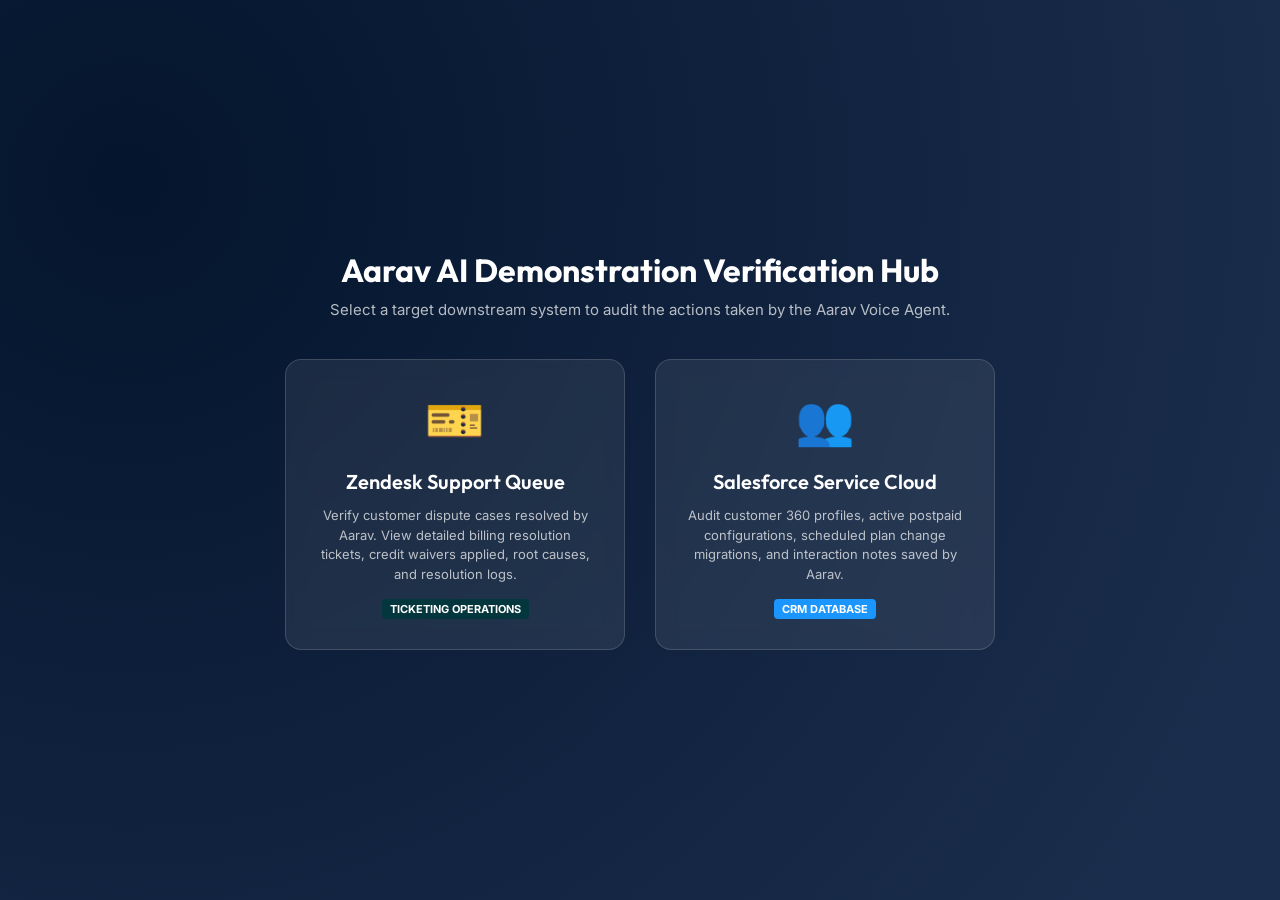
<file: dashboard/index.html>
<!DOCTYPE html>
<html lang="en">
<head>
  <meta charset="UTF-8">
  <meta name="viewport" content="width=device-width, initial-scale=1.0">
  <title>Aarav AI Demo Verification Portal</title>
  <link rel="stylesheet" href="style.css">
</head>
<body class="gateway-body">

  <div class="gateway-title">Aarav AI Demonstration Verification Hub</div>
  <div class="gateway-subtitle">Select a target downstream system to audit the actions taken by the Aarav Voice Agent.</div>

  <div class="gateway-grid">
    <!-- Jira/Zendesk Ticket Desk -->
    <a href="zendesk.html" class="gateway-card">
      <div class="gateway-card-icon">🎫</div>
      <div class="gateway-card-title">Zendesk Support Queue</div>
      <div class="gateway-card-desc">Verify customer dispute cases resolved by Aarav. View detailed billing resolution tickets, credit waivers applied, root causes, and resolution logs.</div>
      <div class="gateway-system-tag zd">Ticketing Operations</div>
    </a>

    <!-- Salesforce 360 CRM -->
    <a href="salesforce.html" class="gateway-card">
      <div class="gateway-card-icon">👥</div>
      <div class="gateway-card-title">Salesforce Service Cloud</div>
      <div class="gateway-card-desc">Audit customer 360 profiles, active postpaid configurations, scheduled plan change migrations, and interaction notes saved by Aarav.</div>
      <div class="gateway-system-tag">CRM Database</div>
    </a>
  </div>

</body>
</html>
</file>
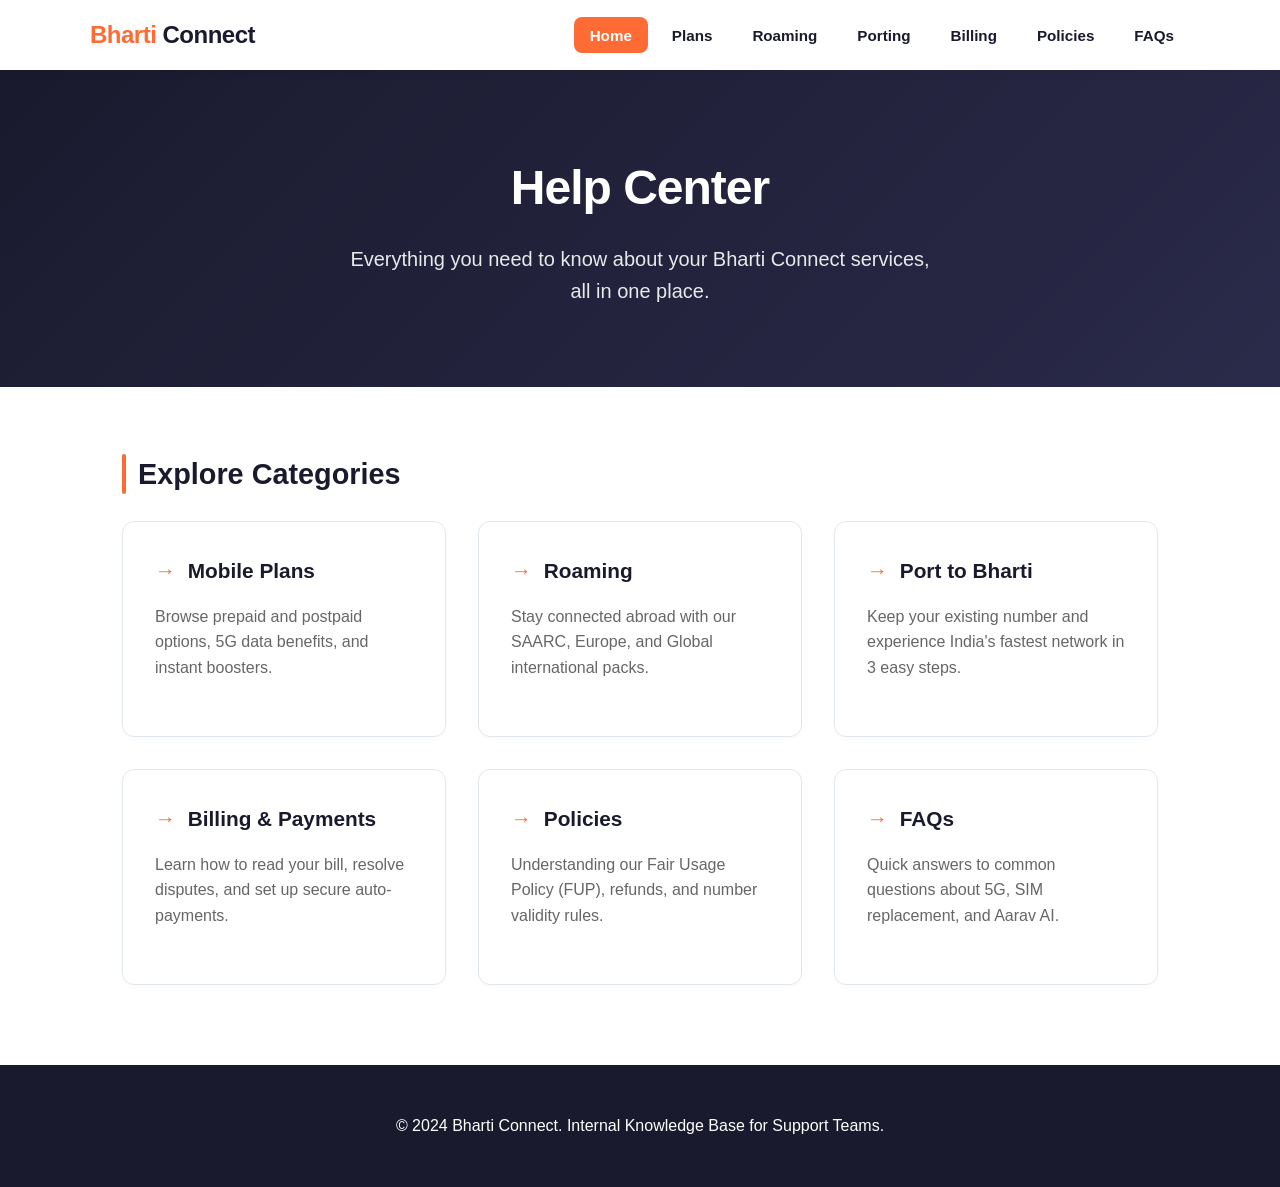
<file: knowledge_base/index.html>
<!DOCTYPE html>
<html lang="en">
<head>
    <meta charset="UTF-8">
    <meta name="viewport" content="width=device-width, initial-scale=1.0">
    <title>Bharti Connect — Knowledge Portal</title>
    <link rel="stylesheet" href="style.css">
</head>
<body>
    <header>
        <div class="container header-inner">
            <a href="index.html" class="logo">Bharti <span>Connect</span></a>
            <nav>
                <ul class="nav-links">
                    <li><a href="index.html" class="active">Home</a></li>
                    <li><a href="plans.html">Plans</a></li>
                    <li><a href="roaming.html">Roaming</a></li>
                    <li><a href="porting.html">Porting</a></li>
                    <li><a href="billing.html">Billing</a></li>
                    <li><a href="policies.html">Policies</a></li>
                    <li><a href="faqs.html">FAQs</a></li>
                </ul>
            </nav>
        </div>
    </header>

    <div class="hero">
        <div class="container">
            <h1>Help Center</h1>
            <p>Everything you need to know about your Bharti Connect services, all in one place.</p>
        </div>
    </div>

    <main class="container">
        <h2>Explore Categories</h2>
        <div class="card-grid">
            <a href="plans.html" class="card">
                <h3>Mobile Plans</h3>
                <p>Browse prepaid and postpaid options, 5G data benefits, and instant boosters.</p>
            </a>

            <a href="roaming.html" class="card">
                <h3>Roaming</h3>
                <p>Stay connected abroad with our SAARC, Europe, and Global international packs.</p>
            </a>

            <a href="porting.html" class="card">
                <h3>Port to Bharti</h3>
                <p>Keep your existing number and experience India's fastest network in 3 easy steps.</p>
            </a>

            <a href="billing.html" class="card">
                <h3>Billing & Payments</h3>
                <p>Learn how to read your bill, resolve disputes, and set up secure auto-payments.</p>
            </a>

            <a href="policies.html" class="card">
                <h3>Policies</h3>
                <p>Understanding our Fair Usage Policy (FUP), refunds, and number validity rules.</p>
            </a>

            <a href="faqs.html" class="card">
                <h3>FAQs</h3>
                <p>Quick answers to common questions about 5G, SIM replacement, and Aarav AI.</p>
            </a>
        </div>
    </main>

    <div class="footer-note">
        <div class="container">
            <p>&copy; 2024 Bharti Connect. Internal Knowledge Base for Support Teams.</p>
        </div>
    </div>
</body>
</html>
</file>
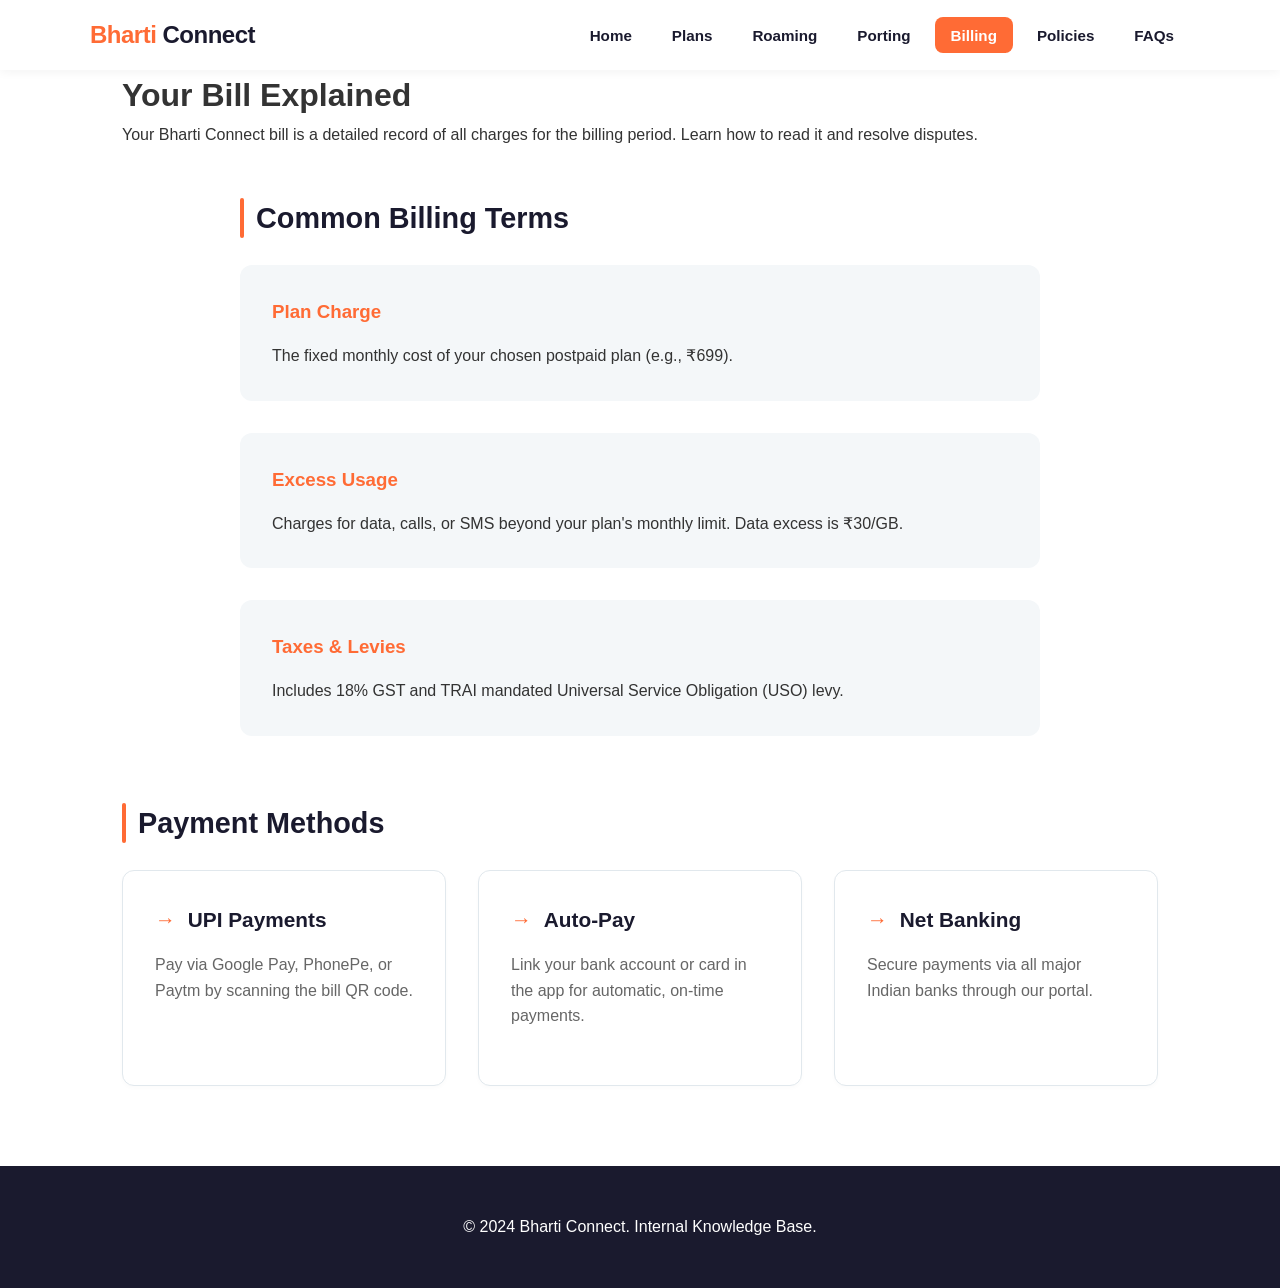
<file: knowledge_base/billing.html>
<!DOCTYPE html>
<html lang="en">
<head>
    <meta charset="UTF-8">
    <meta name="viewport" content="width=device-width, initial-scale=1.0">
    <title>Bharti Connect — Billing & Payments</title>
    <link rel="stylesheet" href="style.css">
</head>
<body>
    <header>
        <div class="container header-inner">
            <a href="index.html" class="logo">Bharti <span>Connect</span></a>
            <nav>
                <ul class="nav-links">
                    <li><a href="index.html">Home</a></li>
                    <li><a href="plans.html">Plans</a></li>
                    <li><a href="roaming.html">Roaming</a></li>
                    <li><a href="porting.html">Porting</a></li>
                    <li><a href="billing.html" class="active">Billing</a></li>
                    <li><a href="policies.html">Policies</a></li>
                    <li><a href="faqs.html">FAQs</a></li>
                </ul>
            </nav>
        </div>
    </header>

    <main class="container">
        <h1>Your Bill Explained</h1>
        <p class="intro">Your Bharti Connect bill is a detailed record of all charges for the billing period. Learn how to read it and resolve disputes.</p>

        <section class="content-section">
            <h2>Common Billing Terms</h2>
            <div class="info-card">
                <h3>Plan Charge</h3>
                <p>The fixed monthly cost of your chosen postpaid plan (e.g., ₹699).</p>
            </div>
            <div class="info-card">
                <h3>Excess Usage</h3>
                <p>Charges for data, calls, or SMS beyond your plan's monthly limit. Data excess is ₹30/GB.</p>
            </div>
            <div class="info-card">
                <h3>Taxes & Levies</h3>
                <p>Includes 18% GST and TRAI mandated Universal Service Obligation (USO) levy.</p>
            </div>
        </section>

        <section>
            <h2>Payment Methods</h2>
            <div class="card-grid">
                <div class="card">
                    <h3>UPI Payments</h3>
                    <p>Pay via Google Pay, PhonePe, or Paytm by scanning the bill QR code.</p>
                </div>
                <div class="card">
                    <h3>Auto-Pay</h3>
                    <p>Link your bank account or card in the app for automatic, on-time payments.</p>
                </div>
                <div class="card">
                    <h3>Net Banking</h3>
                    <p>Secure payments via all major Indian banks through our portal.</p>
                </div>
            </div>
        </section>
    </main>

    <div class="footer-note">
        <div class="container">
            <p>&copy; 2024 Bharti Connect. Internal Knowledge Base.</p>
        </div>
    </div>
</body>
</html>
</file>
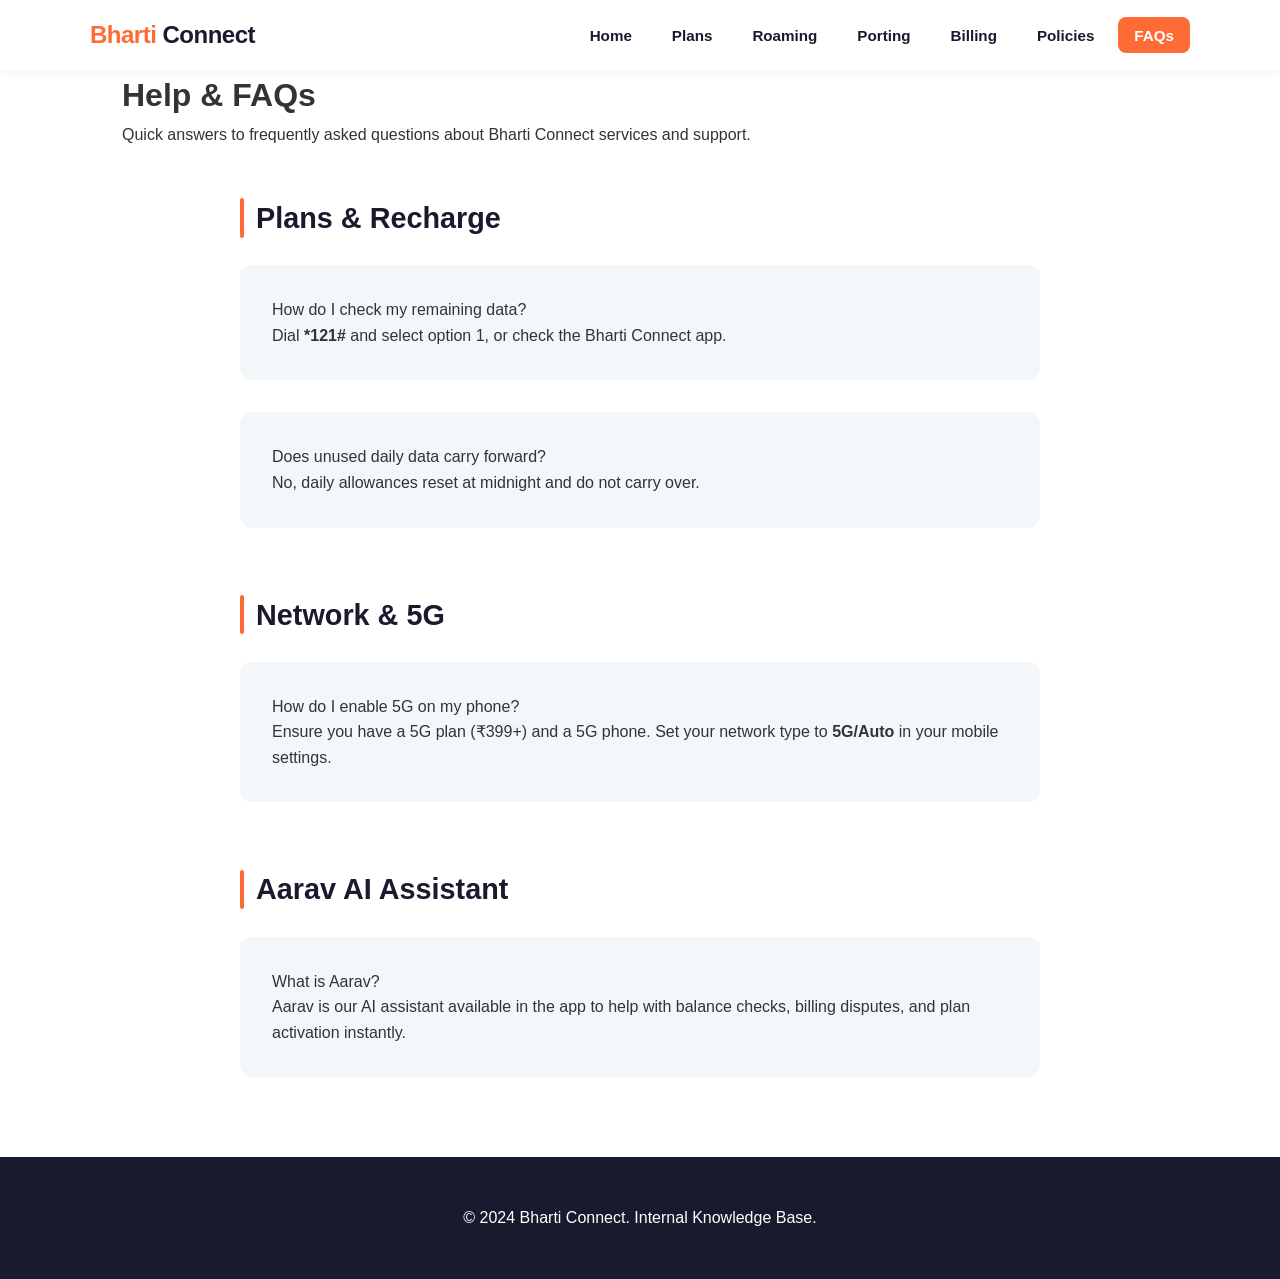
<file: knowledge_base/faqs.html>
<!DOCTYPE html>
<html lang="en">
<head>
    <meta charset="UTF-8">
    <meta name="viewport" content="width=device-width, initial-scale=1.0">
    <title>Bharti Connect — FAQs</title>
    <link rel="stylesheet" href="style.css">
</head>
<body>
    <header>
        <div class="container header-inner">
            <a href="index.html" class="logo">Bharti <span>Connect</span></a>
            <nav>
                <ul class="nav-links">
                    <li><a href="index.html">Home</a></li>
                    <li><a href="plans.html">Plans</a></li>
                    <li><a href="roaming.html">Roaming</a></li>
                    <li><a href="porting.html">Porting</a></li>
                    <li><a href="billing.html">Billing</a></li>
                    <li><a href="policies.html">Policies</a></li>
                    <li><a href="faqs.html" class="active">FAQs</a></li>
                </ul>
            </nav>
        </div>
    </header>

    <main class="container">
        <h1>Help & FAQs</h1>
        <p class="intro">Quick answers to frequently asked questions about Bharti Connect services and support.</p>

        <section class="content-section">
            <h2>Plans & Recharge</h2>
            <div class="info-card">
                <p class="faq-question">How do I check my remaining data?</p>
                <p>Dial <strong>*121#</strong> and select option 1, or check the Bharti Connect app.</p>
            </div>
            <div class="info-card">
                <p class="faq-question">Does unused daily data carry forward?</p>
                <p>No, daily allowances reset at midnight and do not carry over.</p>
            </div>
        </section>

        <section class="content-section">
            <h2>Network & 5G</h2>
            <div class="info-card">
                <p class="faq-question">How do I enable 5G on my phone?</p>
                <p>Ensure you have a 5G plan (₹399+) and a 5G phone. Set your network type to <strong>5G/Auto</strong> in your mobile settings.</p>
            </div>
        </section>

        <section class="content-section">
            <h2>Aarav AI Assistant</h2>
            <div class="info-card">
                <p class="faq-question">What is Aarav?</p>
                <p>Aarav is our AI assistant available in the app to help with balance checks, billing disputes, and plan activation instantly.</p>
            </div>
        </section>
    </main>

    <div class="footer-note">
        <div class="container">
            <p>&copy; 2024 Bharti Connect. Internal Knowledge Base.</p>
        </div>
    </div>
</body>
</html>
</file>
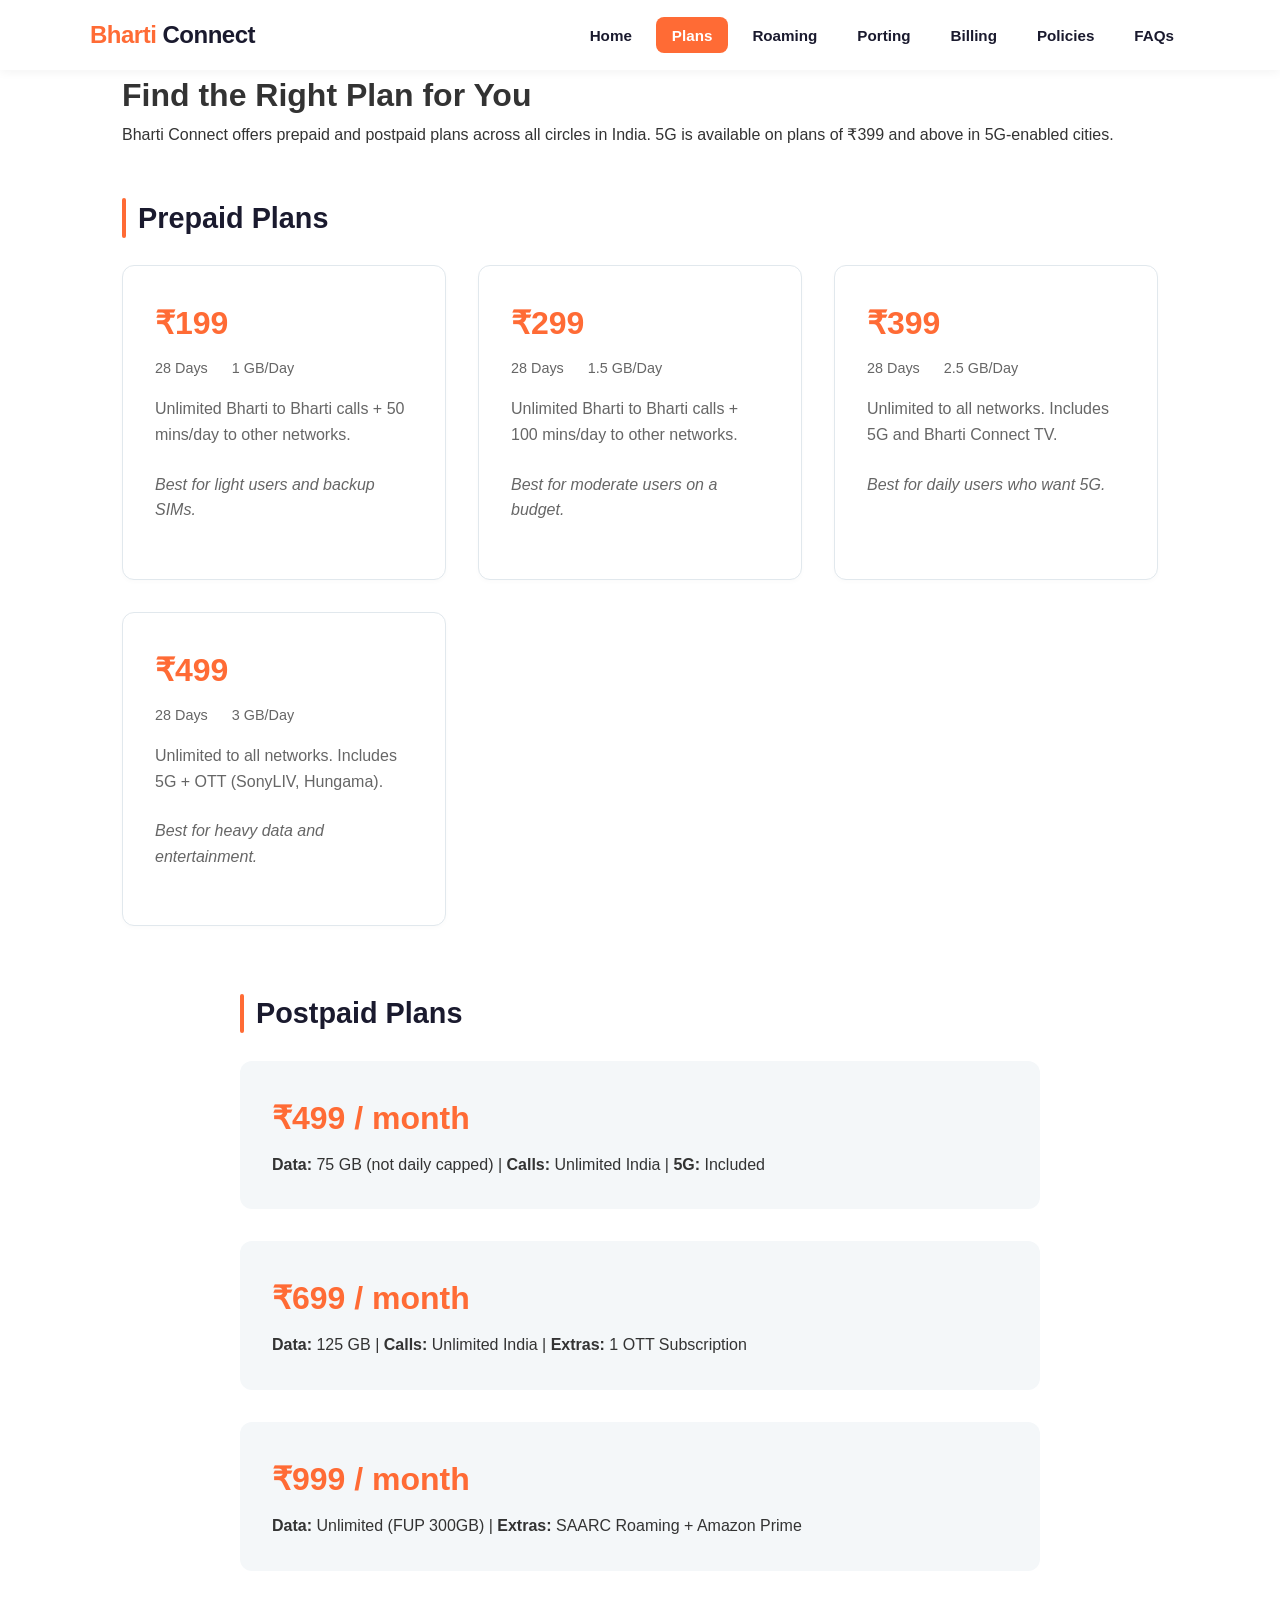
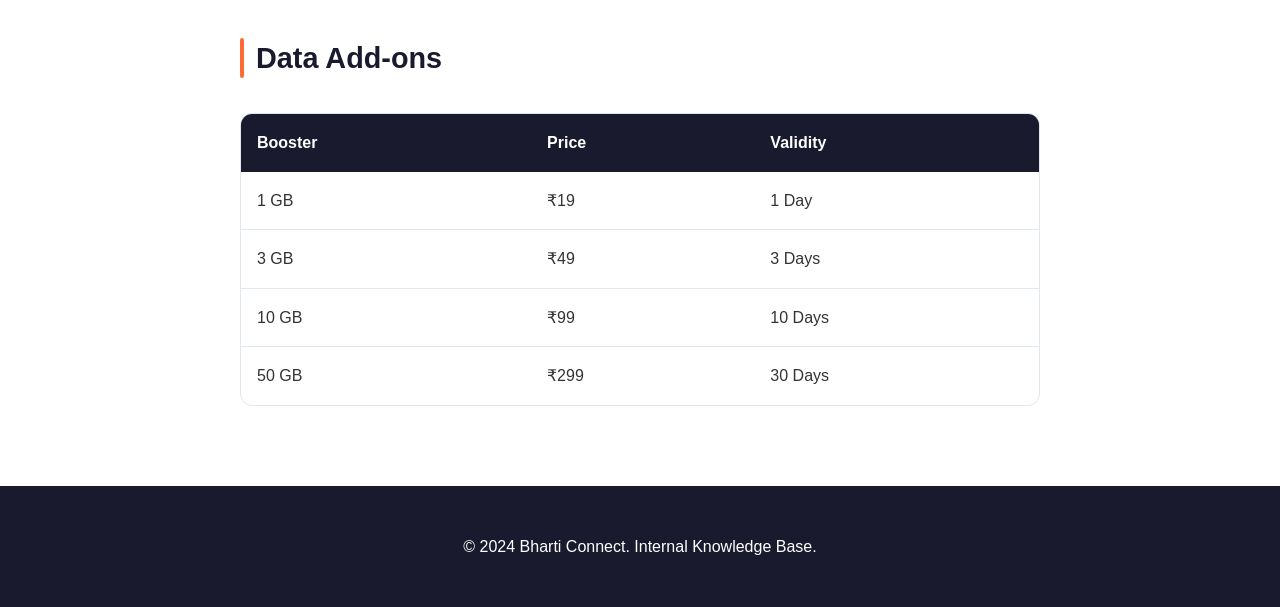
<file: knowledge_base/plans.html>
<!DOCTYPE html>
<html lang="en">
<head>
    <meta charset="UTF-8">
    <meta name="viewport" content="width=device-width, initial-scale=1.0">
    <title>Bharti Connect — Mobile Plans</title>
    <link rel="stylesheet" href="style.css">
</head>
<body>
    <header>
        <div class="container header-inner">
            <a href="index.html" class="logo">Bharti <span>Connect</span></a>
            <nav>
                <ul class="nav-links">
                    <li><a href="index.html">Home</a></li>
                    <li><a href="plans.html" class="active">Plans</a></li>
                    <li><a href="roaming.html">Roaming</a></li>
                    <li><a href="porting.html">Porting</a></li>
                    <li><a href="billing.html">Billing</a></li>
                    <li><a href="policies.html">Policies</a></li>
                    <li><a href="faqs.html">FAQs</a></li>
                </ul>
            </nav>
        </div>
    </header>

    <main class="container">
        <h1>Find the Right Plan for You</h1>
        <p class="intro">Bharti Connect offers prepaid and postpaid plans across all circles in India. 5G is available on plans of ₹399 and above in 5G-enabled cities.</p>

        <section>
            <h2>Prepaid Plans</h2>
            <div class="card-grid">
                <article class="card">
                    <span class="price-tag">₹199</span>
                    <div class="meta-info"><span>28 Days</span><span>1 GB/Day</span></div>
                    <p>Unlimited Bharti to Bharti calls + 50 mins/day to other networks.</p>
                    <p><em>Best for light users and backup SIMs.</em></p>
                </article>

                <article class="card">
                    <span class="price-tag">₹299</span>
                    <div class="meta-info"><span>28 Days</span><span>1.5 GB/Day</span></div>
                    <p>Unlimited Bharti to Bharti calls + 100 mins/day to other networks.</p>
                    <p><em>Best for moderate users on a budget.</em></p>
                </article>

                <article class="card">
                    <span class="price-tag">₹399</span>
                    <div class="meta-info"><span>28 Days</span><span>2.5 GB/Day</span></div>
                    <p>Unlimited to all networks. Includes 5G and Bharti Connect TV.</p>
                    <p><em>Best for daily users who want 5G.</em></p>
                </article>

                <article class="card">
                    <span class="price-tag">₹499</span>
                    <div class="meta-info"><span>28 Days</span><span>3 GB/Day</span></div>
                    <p>Unlimited to all networks. Includes 5G + OTT (SonyLIV, Hungama).</p>
                    <p><em>Best for heavy data and entertainment.</em></p>
                </article>
            </div>
        </section>

        <section class="content-section">
            <h2>Postpaid Plans</h2>
            <div class="info-card">
                <span class="price-tag">₹499 / month</span>
                <p><strong>Data:</strong> 75 GB (not daily capped) | <strong>Calls:</strong> Unlimited India | <strong>5G:</strong> Included</p>
            </div>
            <div class="info-card">
                <span class="price-tag">₹699 / month</span>
                <p><strong>Data:</strong> 125 GB | <strong>Calls:</strong> Unlimited India | <strong>Extras:</strong> 1 OTT Subscription</p>
            </div>
            <div class="info-card">
                <span class="price-tag">₹999 / month</span>
                <p><strong>Data:</strong> Unlimited (FUP 300GB) | <strong>Extras:</strong> SAARC Roaming + Amazon Prime</p>
            </div>
        </section>

        <section class="content-section">
            <h2>Data Add-ons</h2>
            <table>
                <thead>
                    <tr><th>Booster</th><th>Price</th><th>Validity</th></tr>
                </thead>
                <tbody>
                    <tr><td>1 GB</td><td>₹19</td><td>1 Day</td></tr>
                    <tr><td>3 GB</td><td>₹49</td><td>3 Days</td></tr>
                    <tr><td>10 GB</td><td>₹99</td><td>10 Days</td></tr>
                    <tr><td>50 GB</td><td>₹299</td><td>30 Days</td></tr>
                </tbody>
            </table>
        </section>
    </main>

    <div class="footer-note">
        <div class="container">
            <p>&copy; 2024 Bharti Connect. Internal Knowledge Base.</p>
        </div>
    </div>
</body>
</html>
</file>
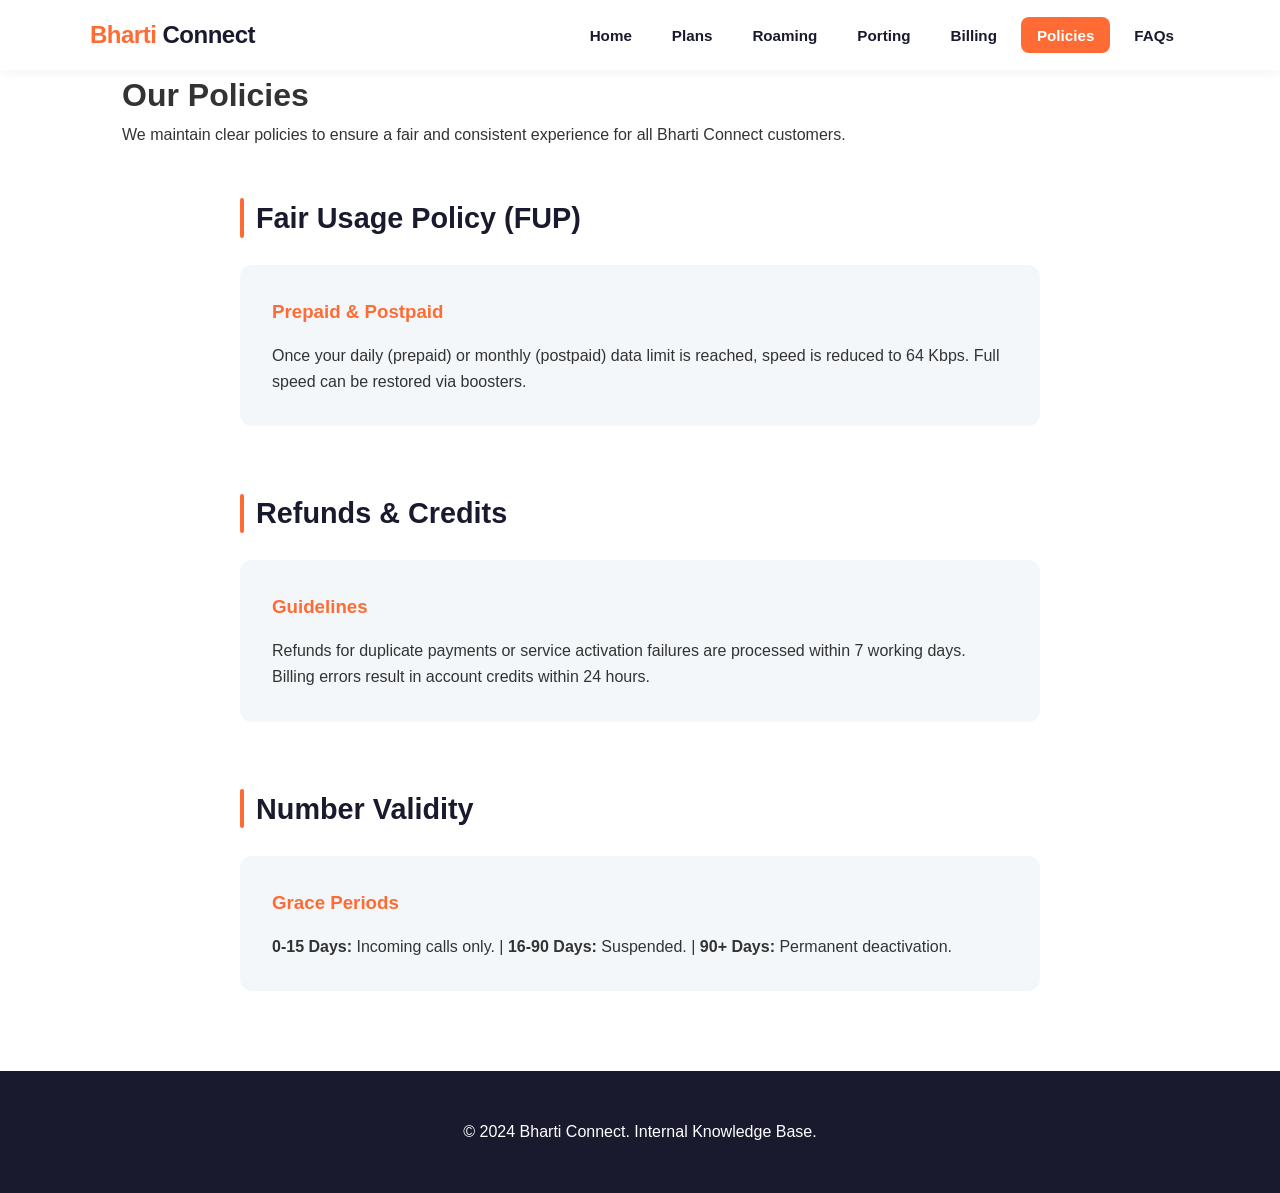
<file: knowledge_base/policies.html>
<!DOCTYPE html>
<html lang="en">
<head>
    <meta charset="UTF-8">
    <meta name="viewport" content="width=device-width, initial-scale=1.0">
    <title>Bharti Connect — Policies</title>
    <link rel="stylesheet" href="style.css">
</head>
<body>
    <header>
        <div class="container header-inner">
            <a href="index.html" class="logo">Bharti <span>Connect</span></a>
            <nav>
                <ul class="nav-links">
                    <li><a href="index.html">Home</a></li>
                    <li><a href="plans.html">Plans</a></li>
                    <li><a href="roaming.html">Roaming</a></li>
                    <li><a href="porting.html">Porting</a></li>
                    <li><a href="billing.html">Billing</a></li>
                    <li><a href="policies.html" class="active">Policies</a></li>
                    <li><a href="faqs.html">FAQs</a></li>
                </ul>
            </nav>
        </div>
    </header>

    <main class="container">
        <h1>Our Policies</h1>
        <p class="intro">We maintain clear policies to ensure a fair and consistent experience for all Bharti Connect customers.</p>

        <section class="content-section">
            <h2>Fair Usage Policy (FUP)</h2>
            <div class="info-card">
                <h3>Prepaid & Postpaid</h3>
                <p>Once your daily (prepaid) or monthly (postpaid) data limit is reached, speed is reduced to 64 Kbps. Full speed can be restored via boosters.</p>
            </div>
        </section>

        <section class="content-section">
            <h2>Refunds & Credits</h2>
            <div class="info-card">
                <h3>Guidelines</h3>
                <p>Refunds for duplicate payments or service activation failures are processed within 7 working days. Billing errors result in account credits within 24 hours.</p>
            </div>
        </section>

        <section class="content-section">
            <h2>Number Validity</h2>
            <div class="info-card">
                <h3>Grace Periods</h3>
                <p><strong>0-15 Days:</strong> Incoming calls only. | <strong>16-90 Days:</strong> Suspended. | <strong>90+ Days:</strong> Permanent deactivation.</p>
            </div>
        </section>
    </main>

    <div class="footer-note">
        <div class="container">
            <p>&copy; 2024 Bharti Connect. Internal Knowledge Base.</p>
        </div>
    </div>
</body>
</html>
</file>
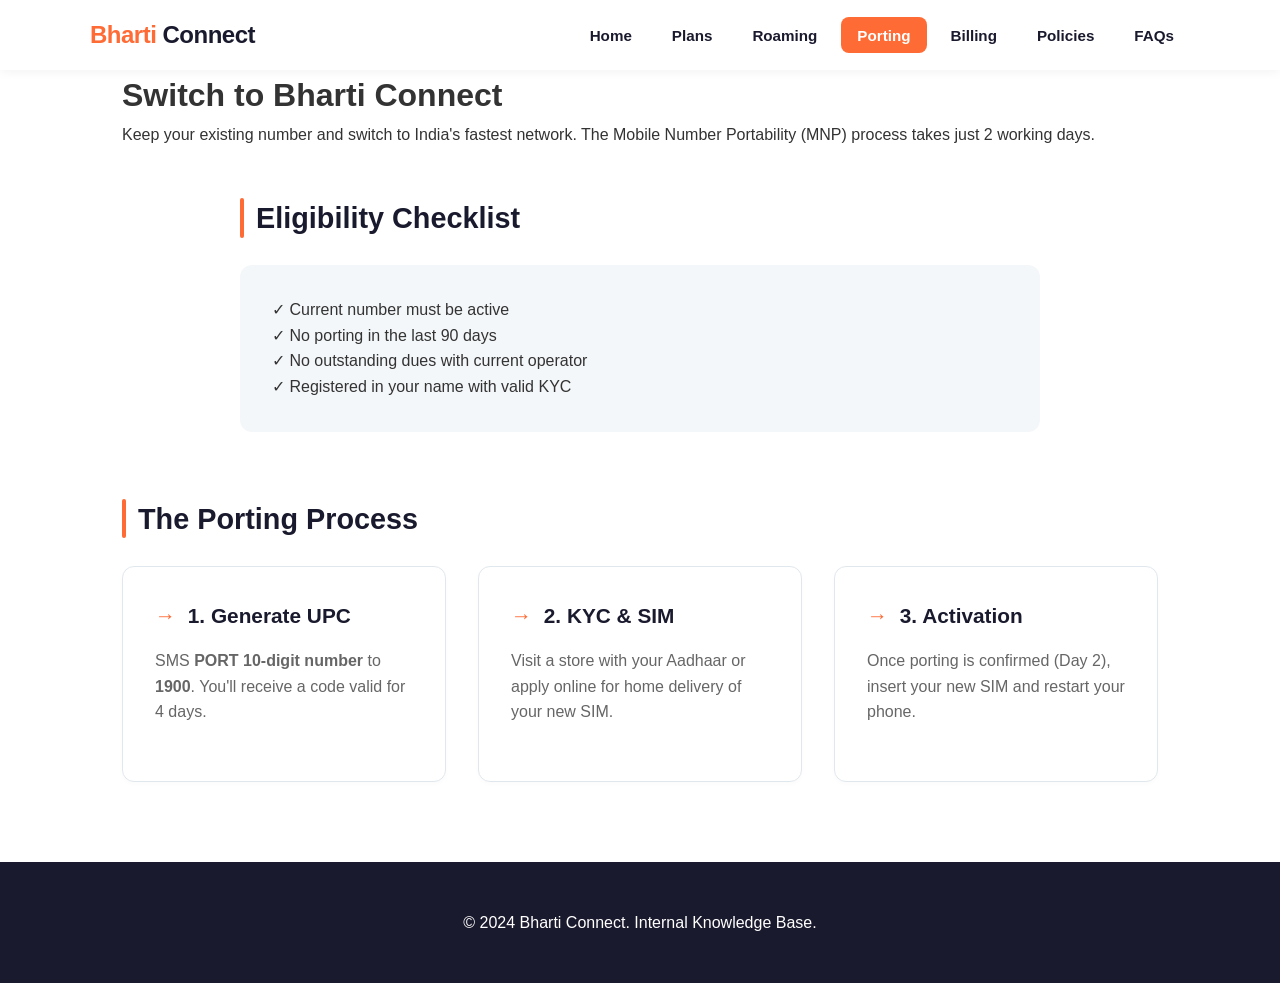
<file: knowledge_base/porting.html>
<!DOCTYPE html>
<html lang="en">
<head>
    <meta charset="UTF-8">
    <meta name="viewport" content="width=device-width, initial-scale=1.0">
    <title>Bharti Connect — Port Your Number</title>
    <link rel="stylesheet" href="style.css">
</head>
<body>
    <header>
        <div class="container header-inner">
            <a href="index.html" class="logo">Bharti <span>Connect</span></a>
            <nav>
                <ul class="nav-links">
                    <li><a href="index.html">Home</a></li>
                    <li><a href="plans.html">Plans</a></li>
                    <li><a href="roaming.html">Roaming</a></li>
                    <li><a href="porting.html" class="active">Porting</a></li>
                    <li><a href="billing.html">Billing</a></li>
                    <li><a href="policies.html">Policies</a></li>
                    <li><a href="faqs.html">FAQs</a></li>
                </ul>
            </nav>
        </div>
    </header>

    <main class="container">
        <h1>Switch to Bharti Connect</h1>
        <p class="intro">Keep your existing number and switch to India's fastest network. The Mobile Number Portability (MNP) process takes just 2 working days.</p>

        <section class="content-section">
            <h2>Eligibility Checklist</h2>
            <div class="info-card">
                <p>✓ Current number must be active</p>
                <p>✓ No porting in the last 90 days</p>
                <p>✓ No outstanding dues with current operator</p>
                <p>✓ Registered in your name with valid KYC</p>
            </div>
        </section>

        <section>
            <h2>The Porting Process</h2>
            <div class="card-grid">
                <div class="card">
                    <h3>1. Generate UPC</h3>
                    <p>SMS <strong>PORT 10-digit number</strong> to <strong>1900</strong>. You'll receive a code valid for 4 days.</p>
                </div>
                <div class="card">
                    <h3>2. KYC & SIM</h3>
                    <p>Visit a store with your Aadhaar or apply online for home delivery of your new SIM.</p>
                </div>
                <div class="card">
                    <h3>3. Activation</h3>
                    <p>Once porting is confirmed (Day 2), insert your new SIM and restart your phone.</p>
                </div>
            </div>
        </section>
    </main>

    <div class="footer-note">
        <div class="container">
            <p>&copy; 2024 Bharti Connect. Internal Knowledge Base.</p>
        </div>
    </div>
</body>
</html>
</file>
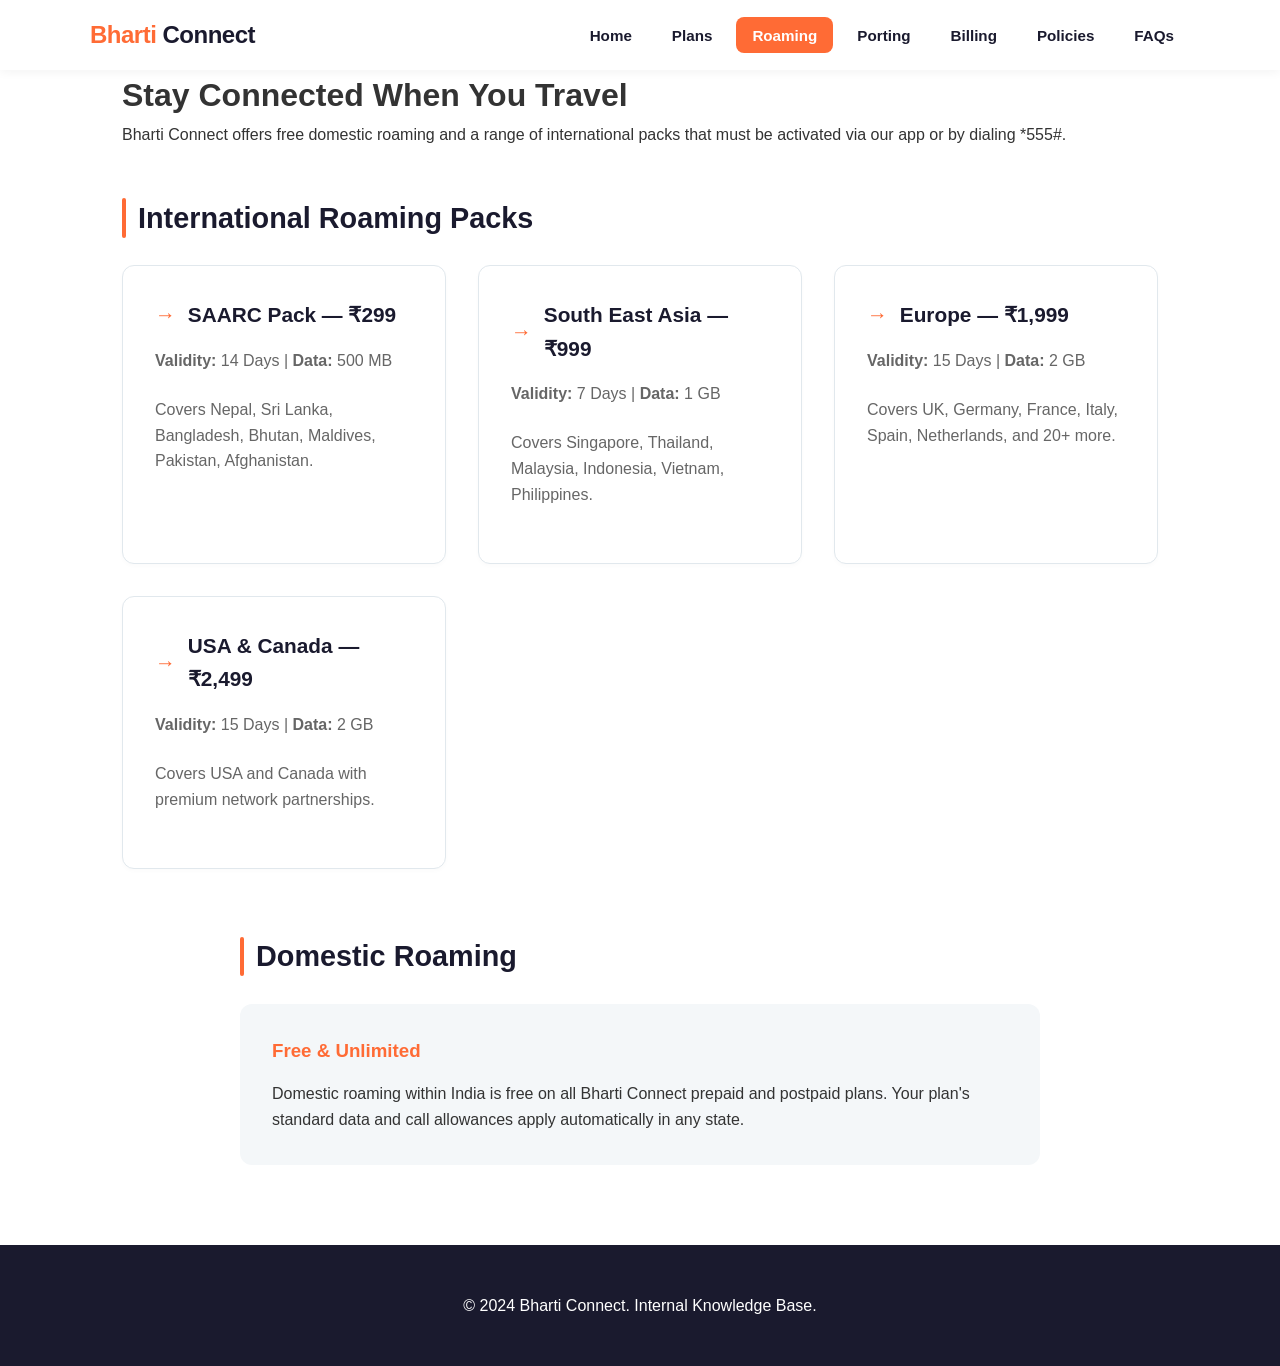
<file: knowledge_base/roaming.html>
<!DOCTYPE html>
<html lang="en">
<head>
    <meta charset="UTF-8">
    <meta name="viewport" content="width=device-width, initial-scale=1.0">
    <title>Bharti Connect — Roaming & International</title>
    <link rel="stylesheet" href="style.css">
</head>
<body>
    <header>
        <div class="container header-inner">
            <a href="index.html" class="logo">Bharti <span>Connect</span></a>
            <nav>
                <ul class="nav-links">
                    <li><a href="index.html">Home</a></li>
                    <li><a href="plans.html">Plans</a></li>
                    <li><a href="roaming.html" class="active">Roaming</a></li>
                    <li><a href="porting.html">Porting</a></li>
                    <li><a href="billing.html">Billing</a></li>
                    <li><a href="policies.html">Policies</a></li>
                    <li><a href="faqs.html">FAQs</a></li>
                </ul>
            </nav>
        </div>
    </header>

    <main class="container">
        <h1>Stay Connected When You Travel</h1>
        <p class="intro">Bharti Connect offers free domestic roaming and a range of international packs that must be activated via our app or by dialing *555#.</p>

        <section>
            <h2>International Roaming Packs</h2>
            <div class="card-grid">
                <div class="card">
                    <h3>SAARC Pack — ₹299</h3>
                    <p><strong>Validity:</strong> 14 Days | <strong>Data:</strong> 500 MB</p>
                    <p>Covers Nepal, Sri Lanka, Bangladesh, Bhutan, Maldives, Pakistan, Afghanistan.</p>
                </div>
                <div class="card">
                    <h3>South East Asia — ₹999</h3>
                    <p><strong>Validity:</strong> 7 Days | <strong>Data:</strong> 1 GB</p>
                    <p>Covers Singapore, Thailand, Malaysia, Indonesia, Vietnam, Philippines.</p>
                </div>
                <div class="card">
                    <h3>Europe — ₹1,999</h3>
                    <p><strong>Validity:</strong> 15 Days | <strong>Data:</strong> 2 GB</p>
                    <p>Covers UK, Germany, France, Italy, Spain, Netherlands, and 20+ more.</p>
                </div>
                <div class="card">
                    <h3>USA & Canada — ₹2,499</h3>
                    <p><strong>Validity:</strong> 15 Days | <strong>Data:</strong> 2 GB</p>
                    <p>Covers USA and Canada with premium network partnerships.</p>
                </div>
            </div>
        </section>

        <section class="content-section">
            <h2>Domestic Roaming</h2>
            <div class="info-card">
                <h3>Free & Unlimited</h3>
                <p>Domestic roaming within India is free on all Bharti Connect prepaid and postpaid plans. Your plan's standard data and call allowances apply automatically in any state.</p>
            </div>
        </section>
    </main>

    <div class="footer-note">
        <div class="container">
            <p>&copy; 2024 Bharti Connect. Internal Knowledge Base.</p>
        </div>
    </div>
</body>
</html>
</file>
<file: dashboard/style.css>
@import url('https://fonts.googleapis.com/css2?family=Inter:wght@300;400;500;600;700&family=Outfit:wght@400;500;600;700&display=swap');

/* ==========================================================================
   1. CORE DESIGN SYSTEM & FOUNDATIONAL STYLES
   ========================================================================== */
:root {
  /* Common Variables */
  --font-body: 'Inter', system-ui, -apple-system, sans-serif;
  --font-header: 'Outfit', sans-serif;
  --transition-smooth: all 0.25s cubic-bezier(0.4, 0, 0.2, 1);
  --border-radius-sm: 6px;
  --border-radius-md: 10px;
  --border-radius-lg: 16px;
  --box-shadow-subtle: 0 4px 20px rgba(0, 0, 0, 0.08);

  /* Zendesk Specific HSL Colors */
  --zd-primary: #03363d;
  --zd-primary-light: #174f56;
  --zd-accent: #1f73b7;
  --zd-bg-canvas: #f5f7f8;
  --zd-bg-card: #ffffff;
  --zd-border: #d8dcde;
  --zd-text-main: #2f3941;
  --zd-text-muted: #68737d;
  --zd-pill-new: #ffd43f;
  --zd-pill-open: #ec407a;
  --zd-pill-solved: #2e7d32;
  --zd-pill-pending: #1e88e5;

  /* Salesforce Specific HSL Colors */
  --sf-primary: #0176d3;
  --sf-primary-hover: #014486;
  --sf-accent: #1b96ff;
  --sf-bg-canvas: #b0c4de;
  --sf-bg-panel: #f3f3f3;
  --sf-bg-card: #ffffff;
  --sf-border: #dddbda;
  --sf-text-main: #181818;
  --sf-text-muted: #444444;
  --sf-success: #2e7d32;
  --sf-warning: #fe9339;
  --sf-danger: #ea001e;
}

* {
  box-sizing: border-box;
  margin: 0;
  padding: 0;
}

body {
  font-family: var(--font-body);
  background-color: var(--zd-bg-canvas);
  color: var(--zd-text-main);
  height: 100vh;
  overflow: hidden;
}

/* Scrollbar styling */
::-webkit-scrollbar {
  width: 6px;
  height: 6px;
}
::-webkit-scrollbar-track {
  background: transparent;
}
::-webkit-scrollbar-thumb {
  background: rgba(0, 0, 0, 0.15);
  border-radius: 4px;
}
::-webkit-scrollbar-thumb:hover {
  background: rgba(0, 0, 0, 0.3);
}

/* ==========================================================================
   2. ZENDESK SERVICE DESK THEME
   ========================================================================== */
.zd-container {
  display: grid;
  grid-template-columns: 60px 320px 1fr;
  height: 100vh;
  background-color: var(--zd-bg-canvas);
}

/* Left Navigation Sidebar */
.zd-sidebar {
  background-color: var(--zd-primary);
  display: flex;
  flex-direction: column;
  align-items: center;
  padding: 20px 0;
  gap: 25px;
  border-right: 1px solid rgba(0,0,0,0.1);
  z-index: 10;
}
.zd-logo {
  font-family: var(--font-header);
  font-weight: 700;
  font-size: 22px;
  color: #ffffff;
  margin-bottom: 20px;
  cursor: pointer;
}
.zd-nav-icon {
  width: 36px;
  height: 36px;
  border-radius: var(--border-radius-sm);
  display: flex;
  align-items: center;
  justify-content: center;
  color: rgba(255,255,255,0.75);
  cursor: pointer;
  transition: var(--transition-smooth);
}
.zd-nav-icon.active, .zd-nav-icon:hover {
  background-color: rgba(255, 255, 255, 0.15);
  color: #ffffff;
}

/* Middle Ticket Queue Panel */
.zd-queue-panel {
  background-color: var(--zd-bg-card);
  border-right: 1px solid var(--zd-border);
  display: flex;
  flex-direction: column;
  height: 100vh;
}
.zd-panel-header {
  padding: 20px;
  border-bottom: 1px solid var(--zd-border);
}
.zd-panel-header h2 {
  font-family: var(--font-header);
  font-size: 18px;
  color: var(--zd-primary);
  font-weight: 600;
  margin-bottom: 5px;
}
.zd-panel-subheader {
  font-size: 12px;
  color: var(--zd-text-muted);
}
.zd-ticket-list {
  flex: 1;
  overflow-y: auto;
}
.zd-ticket-item {
  padding: 16px 20px;
  border-bottom: 1px solid var(--zd-border);
  cursor: pointer;
  transition: var(--transition-smooth);
  border-left: 3px solid transparent;
}
.zd-ticket-item:hover {
  background-color: #f8fafb;
}
.zd-ticket-item.active {
  background-color: #edf5f7;
  border-left-color: var(--zd-accent);
}
.zd-ticket-meta {
  display: flex;
  justify-content: space-between;
  margin-bottom: 8px;
  font-size: 12px;
  font-weight: 600;
}
.zd-ticket-id {
  color: var(--zd-accent);
}
.zd-ticket-status {
  padding: 2px 6px;
  border-radius: 3px;
  font-size: 10px;
  text-transform: uppercase;
  color: #ffffff;
  font-weight: 700;
}
.zd-status-new { background-color: var(--zd-pill-new); color: #000000; }
.zd-status-open { background-color: var(--zd-pill-open); }
.zd-status-solved { background-color: var(--zd-pill-solved); }
.zd-status-pending { background-color: var(--zd-pill-pending); }

.zd-ticket-subject {
  font-size: 14px;
  font-weight: 500;
  color: var(--zd-text-main);
  margin-bottom: 6px;
  white-space: nowrap;
  overflow: hidden;
  text-overflow: ellipsis;
}
.zd-ticket-preview {
  font-size: 12px;
  color: var(--zd-text-muted);
  white-space: nowrap;
  overflow: hidden;
  text-overflow: ellipsis;
}

/* Right Detail Pane */
.zd-detail-pane {
  background-color: var(--zd-bg-canvas);
  display: flex;
  flex-direction: column;
  height: 100vh;
}
.zd-detail-header {
  background-color: var(--zd-bg-card);
  padding: 20px 30px;
  border-bottom: 1px solid var(--zd-border);
  display: flex;
  justify-content: space-between;
  align-items: center;
}
.zd-header-subject {
  font-family: var(--font-header);
  font-size: 20px;
  font-weight: 600;
  color: var(--zd-primary);
  margin-bottom: 5px;
}
.zd-header-customer {
  font-size: 13px;
  color: var(--zd-text-muted);
}
.zd-detail-body {
  flex: 1;
  padding: 30px;
  overflow-y: auto;
  display: flex;
  flex-direction: column;
  gap: 25px;
}
.zd-card {
  background-color: var(--zd-bg-card);
  border: 1px solid var(--zd-border);
  border-radius: var(--border-radius-md);
  padding: 24px;
  box-shadow: var(--box-shadow-subtle);
}
.zd-card-title {
  font-family: var(--font-header);
  font-size: 16px;
  font-weight: 600;
  color: var(--zd-primary);
  border-bottom: 1px solid var(--zd-border);
  padding-bottom: 10px;
  margin-bottom: 16px;
}
.zd-grid-fields {
  display: grid;
  grid-template-columns: repeat(2, 1fr);
  gap: 20px;
}
.zd-field {
  display: flex;
  flex-direction: column;
  gap: 5px;
}
.zd-field-label {
  font-size: 12px;
  color: var(--zd-text-muted);
  text-transform: uppercase;
  font-weight: 600;
  letter-spacing: 0.5px;
}
.zd-field-value {
  font-size: 14px;
  color: var(--zd-text-main);
  font-weight: 500;
}
.zd-outcome-box {
  background-color: #fdfaf2;
  border-left: 4px solid #f5b041;
  border-radius: 4px;
  padding: 16px;
  margin-top: 15px;
}
.zd-outcome-title {
  font-size: 13px;
  font-weight: 600;
  color: #b7950b;
  margin-bottom: 6px;
}
.zd-outcome-text {
  font-size: 13px;
  color: #5d6d7e;
  line-height: 1.5;
}

/* ==========================================================================
   3. SALESFORCE SERVICE CLOUD CRM THEME
   ========================================================================== */
.sf-theme {
  background-color: var(--sf-bg-canvas);
  height: 100vh;
  display: flex;
  flex-direction: column;
}
.sf-header-bar {
  background-color: #0d1b2a;
  color: #ffffff;
  padding: 10px 24px;
  display: flex;
  align-items: center;
  justify-content: space-between;
  border-bottom: 3px solid var(--sf-accent);
}
.sf-logo-title {
  font-family: var(--font-header);
  font-weight: 700;
  font-size: 18px;
  display: flex;
  align-items: center;
  gap: 10px;
}
.sf-logo-badge {
  background-color: var(--sf-accent);
  color: #ffffff;
  padding: 2px 8px;
  border-radius: 4px;
  font-size: 12px;
  font-weight: 600;
}
.sf-header-nav {
  display: flex;
  gap: 20px;
}
.sf-nav-btn {
  background: transparent;
  border: none;
  color: rgba(255,255,255,0.7);
  font-size: 14px;
  font-weight: 500;
  cursor: pointer;
  padding: 8px 12px;
  border-radius: 4px;
  transition: var(--transition-smooth);
}
.sf-nav-btn.active, .sf-nav-btn:hover {
  color: #ffffff;
  background-color: rgba(255,255,255,0.1);
}

/* Salesforce Customer Tabs Selector */
.sf-tab-strip {
  background-color: #ffffff;
  border-bottom: 1px solid var(--sf-border);
  padding: 8px 24px 0 24px;
  display: flex;
  gap: 5px;
}
.sf-tab {
  padding: 12px 24px;
  border: 1px solid transparent;
  border-bottom: none;
  border-top-left-radius: 6px;
  border-top-right-radius: 6px;
  font-size: 14px;
  font-weight: 600;
  color: var(--sf-text-muted);
  cursor: pointer;
  background-color: #f9f9f9;
  transition: var(--transition-smooth);
  display: flex;
  align-items: center;
  gap: 8px;
}
.sf-tab:hover {
  background-color: #f1f1f1;
  color: var(--sf-primary);
}
.sf-tab.active {
  background-color: #ffffff;
  border-color: var(--sf-border);
  color: var(--sf-primary);
  box-shadow: 0 -2px 8px rgba(0,0,0,0.04);
  position: relative;
  z-index: 2;
}
.sf-tab.active::before {
  content: '';
  position: absolute;
  top: 0;
  left: 0;
  right: 0;
  height: 3px;
  background-color: var(--sf-accent);
  border-top-left-radius: 6px;
  border-top-right-radius: 6px;
}

/* Main Dashboard Workspace */
.sf-workspace {
  flex: 1;
  padding: 24px;
  overflow-y: auto;
  display: grid;
  grid-template-columns: 360px 1fr;
  gap: 24px;
  background-color: #f3f3f3;
}

/* Left Profile 360 Card */
.sf-profile-card {
  background-color: #ffffff;
  border: 1px solid var(--sf-border);
  border-radius: var(--border-radius-sm);
  padding: 24px;
  display: flex;
  flex-direction: column;
  gap: 20px;
  box-shadow: 0 2px 4px rgba(0,0,0,0.04);
}
.sf-avatar-section {
  display: flex;
  align-items: center;
  gap: 16px;
  border-bottom: 1px solid var(--sf-border);
  padding-bottom: 20px;
}
.sf-avatar {
  width: 60px;
  height: 60px;
  border-radius: 50%;
  background: linear-gradient(135deg, var(--sf-accent), var(--sf-primary-hover));
  color: #ffffff;
  display: flex;
  align-items: center;
  justify-content: center;
  font-family: var(--font-header);
  font-size: 24px;
  font-weight: 600;
  box-shadow: 0 4px 10px rgba(1, 118, 211, 0.2);
}
.sf-customer-name {
  font-family: var(--font-header);
  font-size: 20px;
  font-weight: 700;
  color: var(--sf-text-main);
  margin-bottom: 4px;
}
.sf-customer-circle {
  font-size: 12px;
  color: var(--sf-text-muted);
  background-color: #eef4f9;
  padding: 2px 8px;
  border-radius: 12px;
  display: inline-block;
}

.sf-detail-row {
  display: flex;
  justify-content: space-between;
  padding: 10px 0;
  border-bottom: 1px dashed #e5e5e5;
  font-size: 13px;
}
.sf-detail-label {
  color: var(--sf-text-muted);
  font-weight: 500;
}
.sf-detail-value {
  color: var(--sf-text-main);
  font-weight: 600;
}

/* Salesforce Live Alert Notification */
.sf-alert-banner {
  background-color: #fff8eb;
  border: 1px solid #ffe8c5;
  border-left: 4px solid var(--sf-warning);
  border-radius: 4px;
  padding: 16px;
  display: flex;
  flex-direction: column;
  gap: 6px;
  box-shadow: 0 2px 8px rgba(254, 147, 57, 0.05);
}
.sf-alert-title {
  font-size: 13px;
  font-weight: 700;
  color: #a04000;
  text-transform: uppercase;
  letter-spacing: 0.5px;
}
.sf-alert-msg {
  font-size: 13px;
  color: #5e3a00;
  font-weight: 500;
  line-height: 1.4;
}

/* Activity Timeline Component */
.sf-timeline-card {
  background-color: #ffffff;
  border: 1px solid var(--sf-border);
  border-radius: var(--border-radius-sm);
  padding: 24px;
  display: flex;
  flex-direction: column;
  box-shadow: 0 2px 4px rgba(0,0,0,0.04);
}
.sf-timeline-header {
  font-family: var(--font-header);
  font-size: 18px;
  font-weight: 700;
  color: var(--sf-text-main);
  border-bottom: 1px solid var(--sf-border);
  padding-bottom: 16px;
  margin-bottom: 24px;
  display: flex;
  justify-content: space-between;
  align-items: center;
}
.sf-timeline-count {
  background-color: var(--sf-accent);
  color: #ffffff;
  font-size: 12px;
  font-weight: 600;
  padding: 2px 8px;
  border-radius: 10px;
}
.sf-timeline {
  display: flex;
  flex-direction: column;
  gap: 20px;
  position: relative;
  padding-left: 20px;
}
.sf-timeline::before {
  content: '';
  position: absolute;
  top: 10px;
  bottom: 10px;
  left: 5px;
  width: 2px;
  background-color: var(--sf-border);
}
.sf-timeline-item {
  position: relative;
}
.sf-timeline-dot {
  position: absolute;
  left: -20px;
  top: 12px;
  width: 12px;
  height: 12px;
  border-radius: 50%;
  background-color: var(--sf-accent);
  border: 2px solid #ffffff;
  box-shadow: 0 0 0 2px var(--sf-accent);
}
.sf-timeline-content {
  background-color: #f9f9f9;
  border: 1px solid var(--sf-border);
  border-radius: 6px;
  padding: 16px;
  transition: var(--transition-smooth);
}
.sf-timeline-content:hover {
  box-shadow: 0 4px 12px rgba(0,0,0,0.05);
  border-color: rgba(1, 118, 211, 0.4);
}
.sf-timeline-meta {
  display: flex;
  justify-content: space-between;
  margin-bottom: 8px;
  font-size: 12px;
  font-weight: 600;
}
.sf-timeline-type {
  color: var(--sf-primary);
  text-transform: uppercase;
}
.sf-timeline-date {
  color: var(--sf-text-muted);
}
.sf-timeline-text {
  font-size: 13px;
  color: #333333;
  line-height: 1.5;
  margin-bottom: 10px;
}
.sf-timeline-footer {
  font-size: 11px;
  color: var(--sf-text-muted);
  border-top: 1px solid #eef0f2;
  padding-top: 8px;
  display: flex;
  justify-content: space-between;
}
.sf-timeline-author {
  font-weight: 600;
}

/* Portal Landing/Gateway Entry */
.gateway-body {
  background: radial-gradient(circle at 10% 20%, rgb(4, 21, 45) 0%, rgb(26, 45, 76) 90%);
  display: flex;
  flex-direction: column;
  justify-content: center;
  align-items: center;
  height: 100vh;
}
.gateway-title {
  font-family: var(--font-header);
  font-size: 32px;
  font-weight: 700;
  color: #ffffff;
  margin-bottom: 10px;
  text-align: center;
}
.gateway-subtitle {
  font-size: 15px;
  color: rgba(255,255,255,0.7);
  margin-bottom: 40px;
  text-align: center;
}
.gateway-grid {
  display: grid;
  grid-template-columns: repeat(2, 340px);
  gap: 30px;
}
.gateway-card {
  background: rgba(255, 255, 255, 0.08);
  border: 1px solid rgba(255, 255, 255, 0.15);
  border-radius: var(--border-radius-lg);
  padding: 30px;
  text-decoration: none;
  color: #ffffff;
  display: flex;
  flex-direction: column;
  align-items: center;
  text-align: center;
  transition: var(--transition-smooth);
  backdrop-filter: blur(10px);
  cursor: pointer;
}
.gateway-card:hover {
  transform: translateY(-8px);
  background: rgba(255, 255, 255, 0.15);
  border-color: rgba(255, 255, 255, 0.3);
  box-shadow: 0 12px 30px rgba(0, 0, 0, 0.3);
}
.gateway-card-icon {
  font-size: 48px;
  margin-bottom: 20px;
}
.gateway-card-title {
  font-family: var(--font-header);
  font-size: 20px;
  font-weight: 600;
  margin-bottom: 12px;
  color: #ffffff;
}
.gateway-card-desc {
  font-size: 13px;
  color: rgba(255,255,255,0.7);
  line-height: 1.5;
}
.gateway-system-tag {
  margin-top: 15px;
  font-size: 11px;
  background-color: var(--sf-accent);
  color: #ffffff;
  padding: 3px 8px;
  border-radius: 4px;
  font-weight: 700;
  text-transform: uppercase;
}
.gateway-system-tag.zd {
  background-color: #03363d;
}
</file>
<file: knowledge_base/style.css>
/* Premium Bharti Connect Design System */
:root {
    --primary: #FF6B35;        /* Bharti Saffron */
    --primary-dark: #E85A24;
    --navy: #1A1A2E;           /* Deep Navy */
    --text: #333333;
    --text-light: #666666;
    --bg-light: #F4F7F9;
    --white: #FFFFFF;
    --border: #E1E8ED;
    --shadow: 0 4px 20px rgba(0, 0, 0, 0.08);
    --shadow-hover: 0 8px 30px rgba(0, 0, 0, 0.12);
    --radius: 12px;
}

* {
    box-sizing: border-box;
    margin: 0;
    padding: 0;
}

body {
    font-family: -apple-system, BlinkMacSystemFont, "Segoe UI", Roboto, Helvetica, Arial, sans-serif;
    color: var(--text);
    background-color: var(--white);
    line-height: 1.6;
    -webkit-font-smoothing: antialiased;
}

.container {
    max-width: 1100px;
    margin: 0 auto;
    padding: 0 2rem;
}

/* Header & Nav */
header {
    background-color: var(--white);
    box-shadow: 0 2px 10px rgba(0,0,0,0.05);
    position: sticky;
    top: 0;
    z-index: 1000;
}

.header-inner {
    display: flex;
    justify-content: space-between;
    align-items: center;
    padding: 1rem 0;
}

.logo {
    font-size: 1.5rem;
    font-weight: 800;
    color: var(--primary);
    text-decoration: none;
    letter-spacing: -0.5px;
}

.logo span {
    color: var(--navy);
}

.nav-links {
    display: flex;
    list-style: none;
    gap: 0.5rem;
}

.nav-links a {
    text-decoration: none;
    color: var(--navy);
    font-weight: 600;
    font-size: 0.95rem;
    padding: 0.6rem 1rem;
    border-radius: 8px;
    transition: all 0.2s ease;
}

.nav-links a:hover {
    background-color: var(--bg-light);
    color: var(--primary);
}

.nav-links a.active {
    background-color: var(--primary);
    color: var(--white);
}

/* Hero Section */
.hero {
    background: linear-gradient(135deg, var(--navy) 0%, #2A2A4A 100%);
    color: var(--white);
    padding: 5rem 0;
    text-align: center;
    margin-bottom: 4rem;
}

.hero h1 {
    font-size: 3rem;
    font-weight: 800;
    margin-bottom: 1rem;
    letter-spacing: -1px;
}

.hero p {
    font-size: 1.25rem;
    opacity: 0.9;
    max-width: 600px;
    margin: 0 auto;
}

/* Section Headings */
h2 {
    font-size: 1.8rem;
    font-weight: 800;
    color: var(--navy);
    margin: 3rem 0 1.5rem;
    position: relative;
    padding-left: 1rem;
}

h2::before {
    content: '';
    position: absolute;
    left: 0;
    top: 0.2rem;
    bottom: 0.2rem;
    width: 4px;
    background-color: var(--primary);
    border-radius: 2px;
}

/* Grid & Cards */
.card-grid {
    display: grid;
    grid-template-columns: repeat(auto-fill, minmax(320px, 1fr));
    gap: 2rem;
    margin-bottom: 4rem;
}

.card {
    background: var(--white);
    border: 1px solid var(--border);
    border-radius: var(--radius);
    padding: 2rem;
    transition: all 0.3s cubic-bezier(0.165, 0.84, 0.44, 1);
    box-shadow: 0 2px 5px rgba(0,0,0,0.02);
    display: flex;
    flex-direction: column;
    text-decoration: none;
    color: inherit;
}

.card:hover {
    transform: translateY(-5px);
    box-shadow: var(--shadow-hover);
    border-color: var(--primary);
}

.card h3 {
    font-size: 1.3rem;
    font-weight: 700;
    color: var(--navy);
    margin-bottom: 1rem;
    display: flex;
    align-items: center;
    gap: 0.75rem;
}

.card h3::before {
    content: '→';
    color: var(--primary);
    font-weight: 400;
}

.card p {
    color: var(--text-light);
    font-size: 1rem;
    margin-bottom: 1.5rem;
}

/* Detail Pages Content */
.content-section {
    max-width: 800px;
    margin: 0 auto 4rem;
}

.info-card {
    background-color: var(--bg-light);
    border-radius: var(--radius);
    padding: 2rem;
    margin-bottom: 2rem;
}

.info-card h3 {
    color: var(--primary);
    margin-bottom: 1rem;
}

/* Plan Specifics */
.price-tag {
    font-size: 2rem;
    font-weight: 800;
    color: var(--primary);
    display: block;
    margin-bottom: 0.5rem;
}

.meta-info {
    display: flex;
    gap: 1.5rem;
    margin-bottom: 1rem;
    font-size: 0.9rem;
    color: var(--text-light);
}

/* Tables & Lists */
table {
    width: 100%;
    border-collapse: separate;
    border-spacing: 0;
    margin: 2rem 0;
    border: 1px solid var(--border);
    border-radius: var(--radius);
    overflow: hidden;
}

th {
    background-color: var(--navy);
    color: var(--white);
    text-align: left;
    padding: 1rem;
}

td {
    padding: 1rem;
    border-bottom: 1px solid var(--border);
}

tr:last-child td {
    border-bottom: none;
}

/* Footer-like note */
.footer-note {
    background-color: var(--navy);
    color: var(--white);
    padding: 3rem 0;
    text-align: center;
    margin-top: 5rem;
}

/* Mobile Adjustments */
@media (max-width: 768px) {
    .header-inner {
        flex-direction: column;
        gap: 1rem;
    }
    .hero h1 {
        font-size: 2rem;
    }
    .card-grid {
        grid-template-columns: 1fr;
    }
}
</file>
